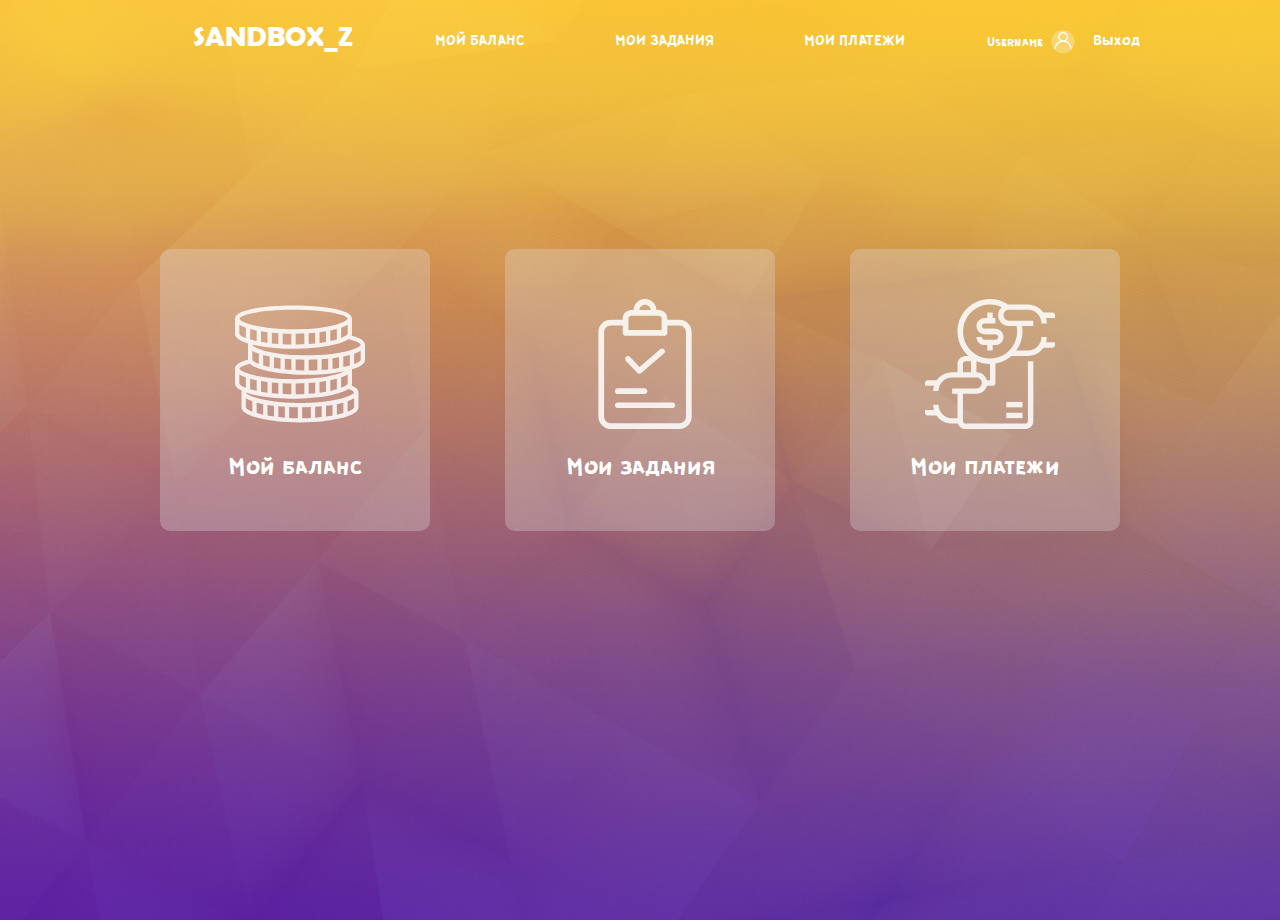
<file: index.html>
<html lang="en">
<head>
	<meta charset="UTF-8">
	<meta name='viewport' content="width=device-width, initial-scale=1"> 
	<title>Sandbox-Z - Главная</title>
	<link href="https://fonts.googleapis.com/css?family=Roboto:400,500" rel="stylesheet">
	<link href="css/style.css" rel="stylesheet">
</head>
<body>


<section class="main-navigation">
	<div class="container">
		<img class="logo" src="img/logo.png">
			<ul class="site-navigation">
				<a href="account.html" class="site-navigation__link">
					<li class="balance-navigation__item">Мой баланс</li>
				</a>
				<a href="tasks.html" class="site-navigation__link">
					<li class="task-navigation__item">Мои задания</li>
				</a>
				<a href="payments.html" class="site-navigation__link">
					<li class="transactions-navigation__item">Мои платежи</li>
				</a>
			</ul>
			<ul class="user-navigation">
				<a href="#" class="user-navigation__link">                        
					<li class="username-navigation__item">Username</li>
				</a>
				<a href="#" class="user-navigation__link">                        
					<li class="logout-navigation__item">Выход</li>
				</a>
			</ul>
	</div>
</section>

<section class="main-menu">
	<h2 class="visually-hidden">Главное меню</h2>
	<ul class="main-menu__list">
		<div class="container">
			<a href="account.html" class="main-menu__link">
				<li class="main-menu__items main-menu__balance">Мой баланс</li>
			</a>
			<a href="tasks.html.html" class="main-menu__link">
				<li class="main-menu__items main-menu__tasks">Мои задания</li>
			</a>
			<a href="payments.html" class="main-menu__link">
				<li class="main-menu__items main-menu__transaction">Мои платежи</li>
			</a>
		</div>
	</ul>
</section>
	
</body>
</html>
</file>
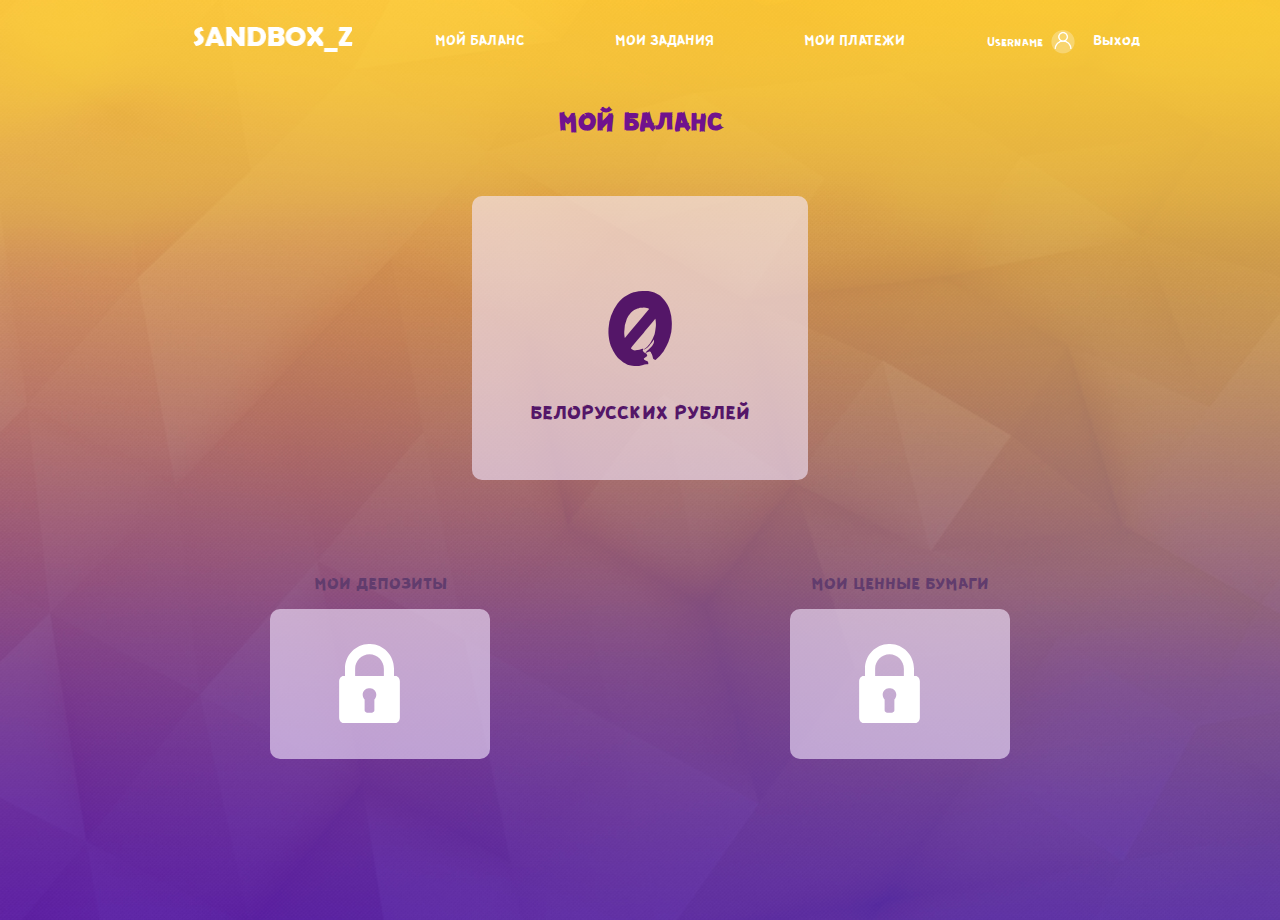
<file: account.html>
<html lang="en">
<head>
	<meta charset="UTF-8">
	<meta name='viewport' content="width=device-width, initial-scale=1"> 
	<title>Sandbox-Z - Мой баланс</title>
	<link href="https://fonts.googleapis.com/css?family=Roboto:400,500" rel="stylesheet">
	<link href="css/style.css" rel="stylesheet">
</head>
<body>


<section class="main-navigation">
	<div class="container">
		<img class="logo" src="img/logo.png">
			<ul class="site-navigation">
				<a href="account.html" class="site-navigation__link">
					<li class="balance-navigation__item">Мой баланс</li>
				</a>
				<a href="tasks.html" class="site-navigation__link">
					<li class="task-navigation__item">Мои задания</li>
				</a>
				<a href="payments.html" class="site-navigation__link">
					<li class="transactions-navigation__item">Мои платежи</li>
				</a>
			</ul>
			<ul class="user-navigation">
				<a href="#" class="user-navigation__link">                        
					<li class="username-navigation__item">Username</li>
				</a>
				<a href="#" class="user-navigation__link">                        
					<li class="logout-navigation__item">Выход</li>
				</a>
			</ul>
	</div>
</section>

<section class="account">
	<div class="container">
		<h2 class="account__title">мой баланс</h2>
		<ul class="account__list">
			<div class="account__state">
				<li class="state__amount">0</li>
				<li class="state__item">белорусских рублей</li>
			</div>
			<div class="account__other-state">
				<div class="account__deposits">
					<h3 class="deposits__title other-state__title">мои депозиты</h3>
					<li class="deposits__item other-state__item"></li>
				</div>
				<div class="account__securities">
					<h3 class="securities__title other-state__title">мои ценные бумаги</h3>
					<li class="securities__item other-state__item"></li>
				</div>
			</div>
		</ul>
	</div>
</section>
	
</body>
</html>
</file>
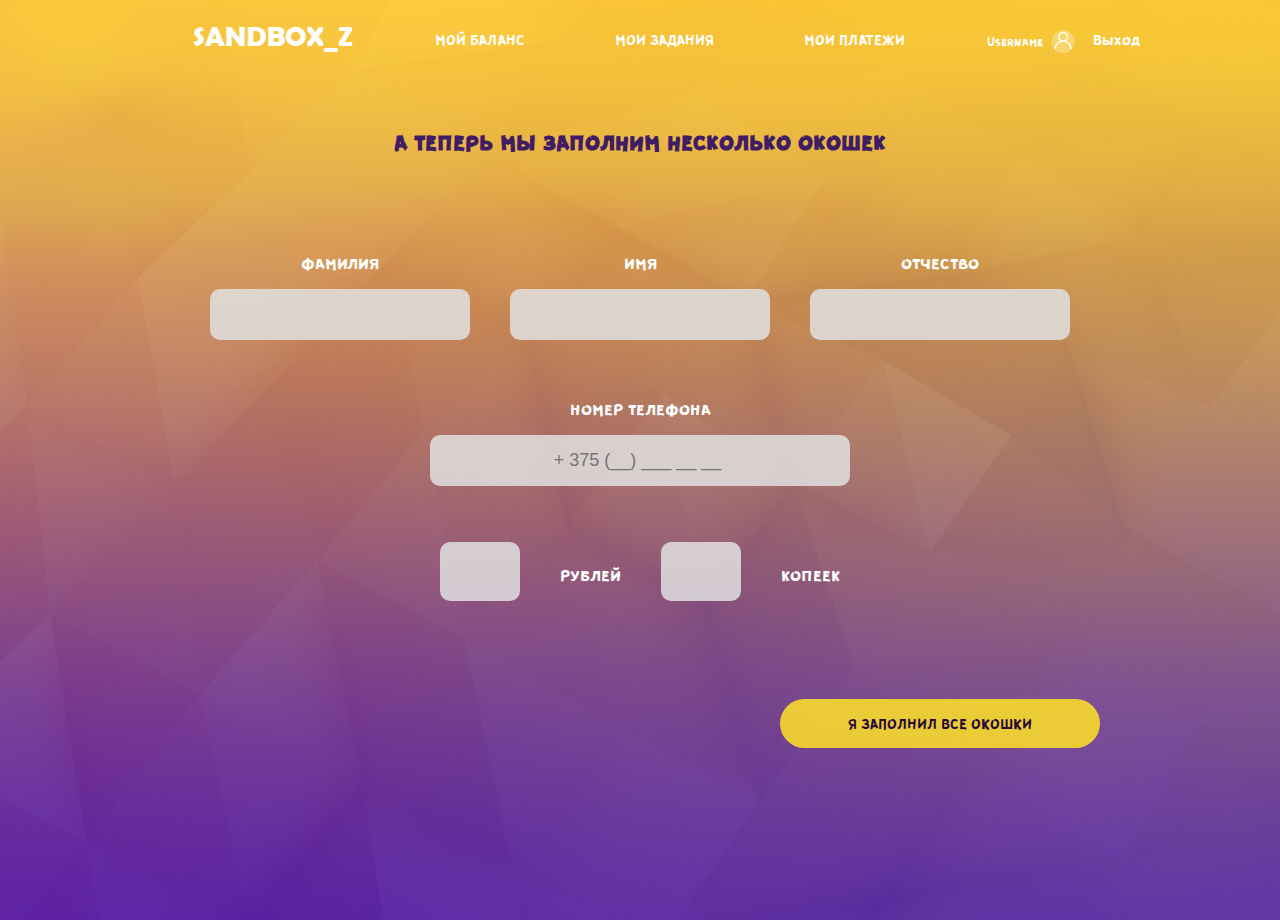
<file: mobile-data.html>
<html lang="en">
<head>
	<meta charset="UTF-8">
	<meta name='viewport' content="width=device-width, initial-scale=1"> 
	<title>Sandbox-Z - Мобильные операторы</title>
	<link href="https://fonts.googleapis.com/css?family=Roboto:400,500" rel="stylesheet">
	<link href="css/style.css" rel="stylesheet">
</head>
<body>


<section class="main-navigation">
	<div class="container">
		<img class="logo" src="img/logo.png">
			<ul class="site-navigation">
				<a href="account.html" class="site-navigation__link">
					<li class="balance-navigation__item">Мой баланс</li>
				</a>
				<a href="tasks.html" class="site-navigation__link">
					<li class="task-navigation__item">Мои задания</li>
				</a>
				<a href="payments.html" class="site-navigation__link">
					<li class="transactions-navigation__item">Мои платежи</li>
				</a>
			</ul>
			<ul class="user-navigation">
				<a href="#" class="user-navigation__link">                        
					<li class="username-navigation__item">Username</li>
				</a>
				<a href="#" class="user-navigation__link">                        
					<li class="logout-navigation__item">Выход</li>
				</a>
			</ul>
	</div>
</section>

<section class="mobile-data">
	<h2 class="mobile-data__main-title">а теперь мы заполним несколько окошек</h2>
	<div class="container">
		<form class="mobile-data__form" action="#" method="post">                          <!--добавить action для формы -->
			<div class="mobile-data__fullname">
	            <p class="mobile-data__form-cell">
	                <label class="mobile-data__title" for="user-surname">фамилия</label>
	                <input class="mobile-data__field" id="user-surname" type="text" name="surname" placeholder="">
	            </p>
	            <p class="mobile-data__form-cell">
	                <label class="mobile-data__title" for="user-name">имя</label>
	                <input class="mobile-data__field" id="user-name" type="text" name="name" placeholder="">
	            </p>
	            <p class="mobile-data__form-cell">
	                <label class="mobile-data__title" for="user-patronymic">отчество</label>
	                <input class="mobile-data__field" id="user-patronymic" type="text" name="patronymic" placeholder="">
	            </p>
	        </div>
	            <p class="mobile-data__form-cell">
	                <label class="mobile-data__title" for="user-phone">номер телефона</label>
	                <input class="mobile-data__field mobile-data__field-phone" id="user-phone" type="tel" name="phone" placeholder="+ 375 (__) ___ __ __ ">
	            </p>
	            <div class="mobile-data__money-amount">
		            <p class="money-amount__cell">
		                <input class="mobile-data__field money-amount__field" id="user-rub" type="text" name="rub" placeholder="">
		                <label class="mobile-data__title money-amount__title" for="user-rub">рублей</label>
		            </p>
		            <p class="money-amount__cell">
		                <input class="mobile-data__field money-amount__field" id="user-kopeck" type="text" name="kopeck" placeholder="">
		                <label class="mobile-data__title money-amount__title" for="user-kopeck">копеек</label>
		            </p>
	            </div>	           
	            <button class="button mobile-data__button" type="submit">я заполнил все окошки</button>
	    </form>
	 </div>		
</section>
	
</body>
</html>
</file>
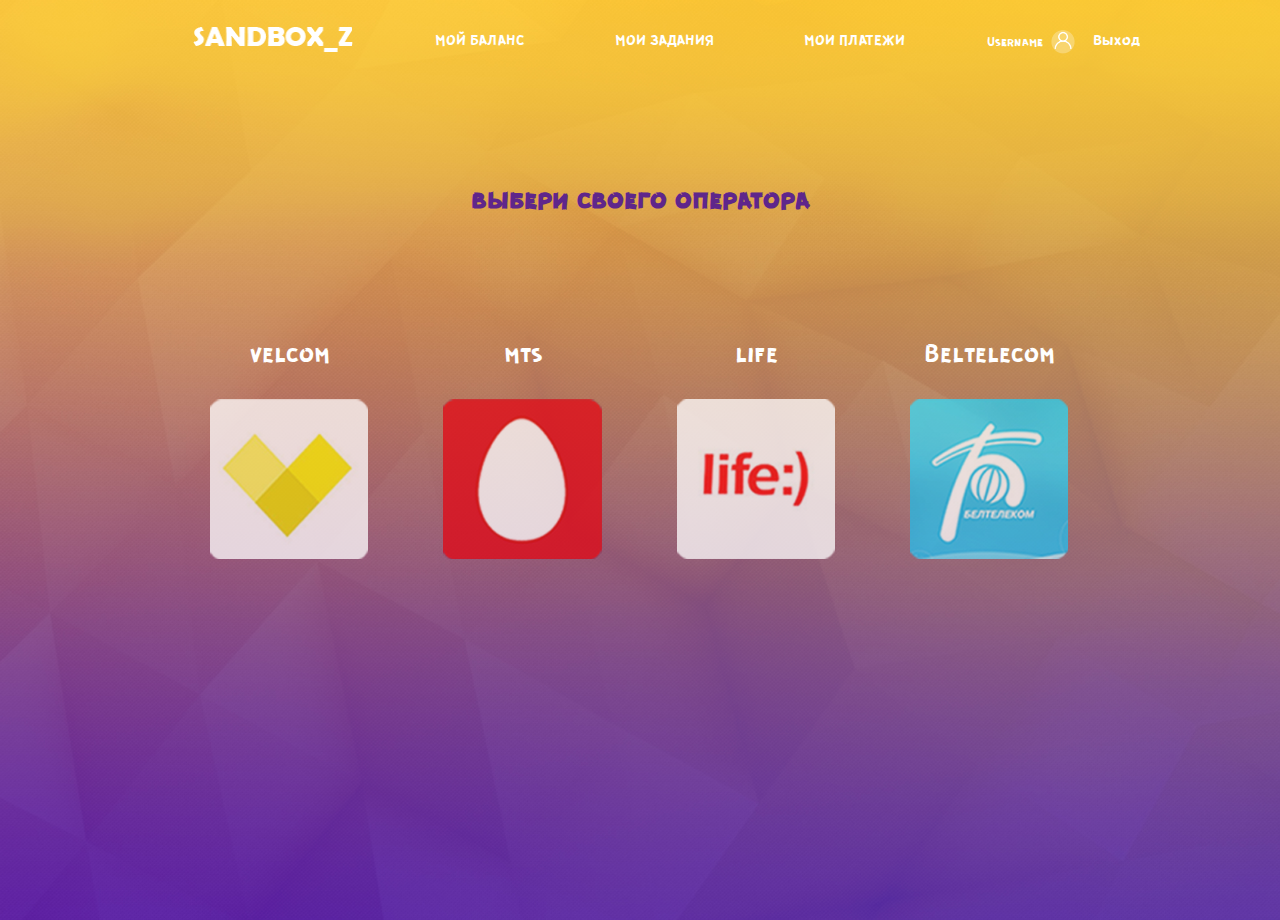
<file: mobile.html>
<html lang="en">
<head>
	<meta charset="UTF-8">
	<meta name='viewport' content="width=device-width, initial-scale=1"> 
	<title>Sandbox-Z - Мобильные операторы</title>
	<link href="https://fonts.googleapis.com/css?family=Roboto:400,500" rel="stylesheet">
	<link href="css/style.css" rel="stylesheet">
</head>
<body>


<section class="main-navigation">
	<div class="container">
		<img class="logo" src="img/logo.png">
			<ul class="site-navigation">
				<a href="account.html" class="site-navigation__link">
					<li class="balance-navigation__item">Мой баланс</li>
				</a>
				<a href="tasks.html" class="site-navigation__link">
					<li class="task-navigation__item">Мои задания</li>
				</a>
				<a href="payments.html" class="site-navigation__link">
					<li class="transactions-navigation__item">Мои платежи</li>
				</a>
			</ul>
			<ul class="user-navigation">
				<a href="#" class="user-navigation__link">                        
					<li class="username-navigation__item">Username</li>
				</a>
				<a href="#" class="user-navigation__link">                        
					<li class="logout-navigation__item">Выход</li>
				</a>
			</ul>
	</div>
</section>

<section class="mobile">
	<h2 class="mobile__title">выбери своего оператора</h2>
		<ul class="mobile__list">
			<div class="container">
				<a href="mobile-data.html"><li class="mobile__item mobile__item--velcom">velcom</li></a>
				<a href="mobile-data.html"><li class="mobile__item mobile__item--mts">mts</li></a>
				<a href="mobile-data.html"><li class="mobile__item mobile__item--life">life</li></a>
				<a href="mobile-data.html"><li class="mobile__item mobile__item--beltelecom">Beltelecom</li></a>
			</div>
		</ul>
</section>
	
</body>
</html>
</file>
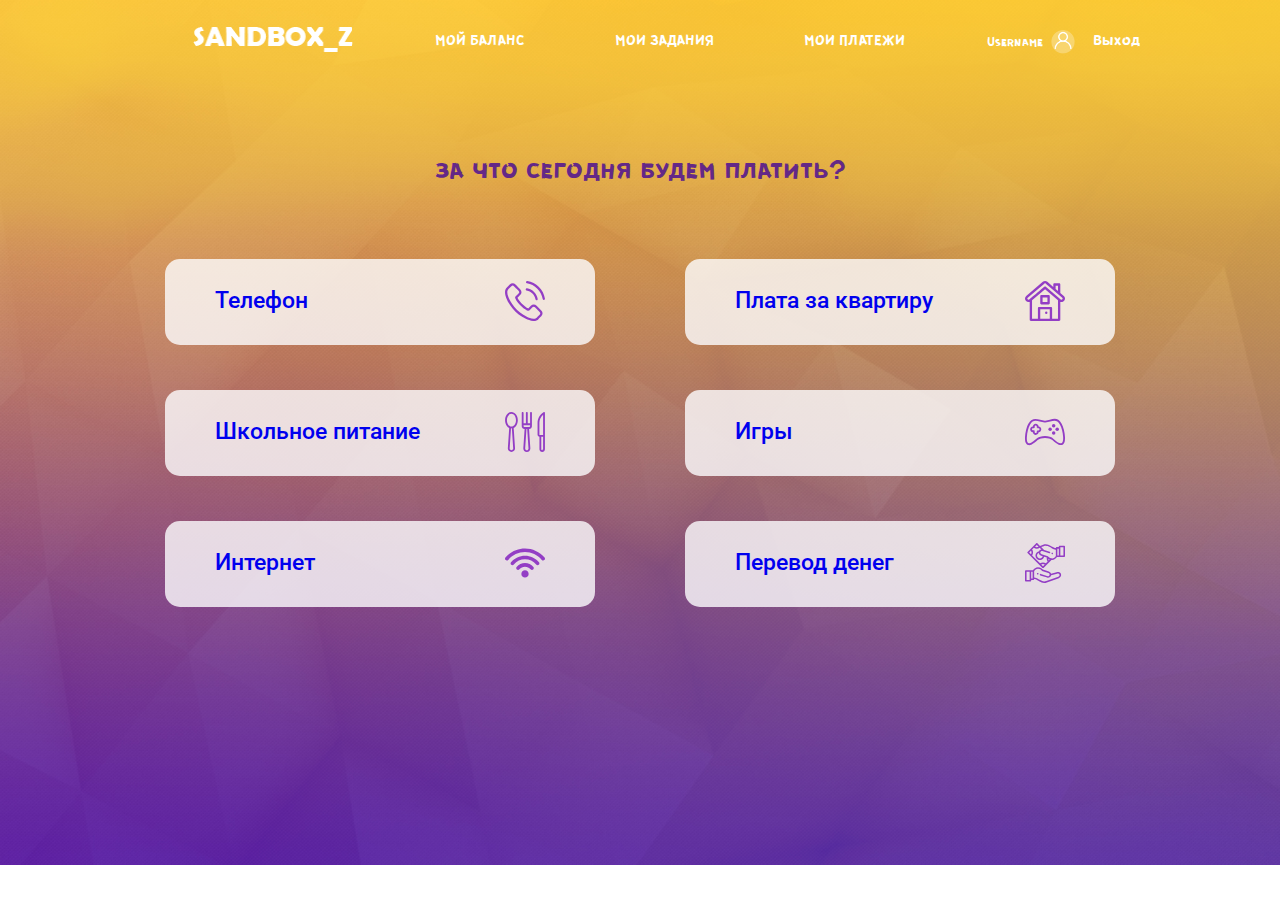
<file: payments.html>
<!DOCTYPE html>
<html lang="en">
<head>
	<meta charset="UTF-8">
	<meta name='viewport' content="width=device-width, initial-scale=1"> 
	<title>Sandbox-Z - Мои платежи</title>
	<link href="https://fonts.googleapis.com/css?family=Roboto:400,500" rel="stylesheet">
	<link href="css/style.css" rel="stylesheet">
</head>
<body>


<section class="main-navigation">
	<div class="container">
		<img class="logo" src="img/logo.png">
			<ul class="site-navigation">
				<a href="account.html" class="site-navigation__link">
					<li class="balance-navigation__item">Мой баланс</li>
				</a>
				<a href="tasks.html" class="site-navigation__link">
					<li class="task-navigation__item">Мои задания</li>
				</a>
				<a href="payments.html" class="site-navigation__link">
					<li class="transactions-navigation__item">Мои платежи</li>
				</a>
			</ul>
			<ul class="user-navigation">
				<a href="#" class="user-navigation__link">                        
					<li class="username-navigation__item">Username</li>
				</a>
				<a href="#" class="user-navigation__link">                        
					<li class="logout-navigation__item">Выход</li>
				</a>
			</ul>
	</div>
</section>

<section class="payments">
	<h2 class="payments__title">за что сегодня будем платить?</h2>
	<div class="container">
		<ul class="payments__list">
			<div class="payments__column">
				<a href="mobile.html" class="payments__links">
					<li class="payments__item payments__item-phone">Телефон</li>
				</a>
				<a href="#" class="payments__links">
					<li class="payments__item payments__item-food">Школьное питание</li>
				</a>
				<a href="#" class="payments__links">
					<li class="payments__item payments__item-internet">Интернет</li>
				</a>
			</div>
			<div class="payments__column">		
				<a href="#" class="payments__links">
					<li class="payments__item payments__item-house">Плата за квартиру</li>
				</a>
				<a href="#" class="payments__links">
					<li class="payments__item payments__item-games">Игры</li>
				</a>
				<a href="#" class="payments__links">
					<li class="payments__item payments__item-payment">Перевод денег</li>
				</a>
			</div>
		</ul>
		
	</div>
</section>
	
</body>
</html>
</file>
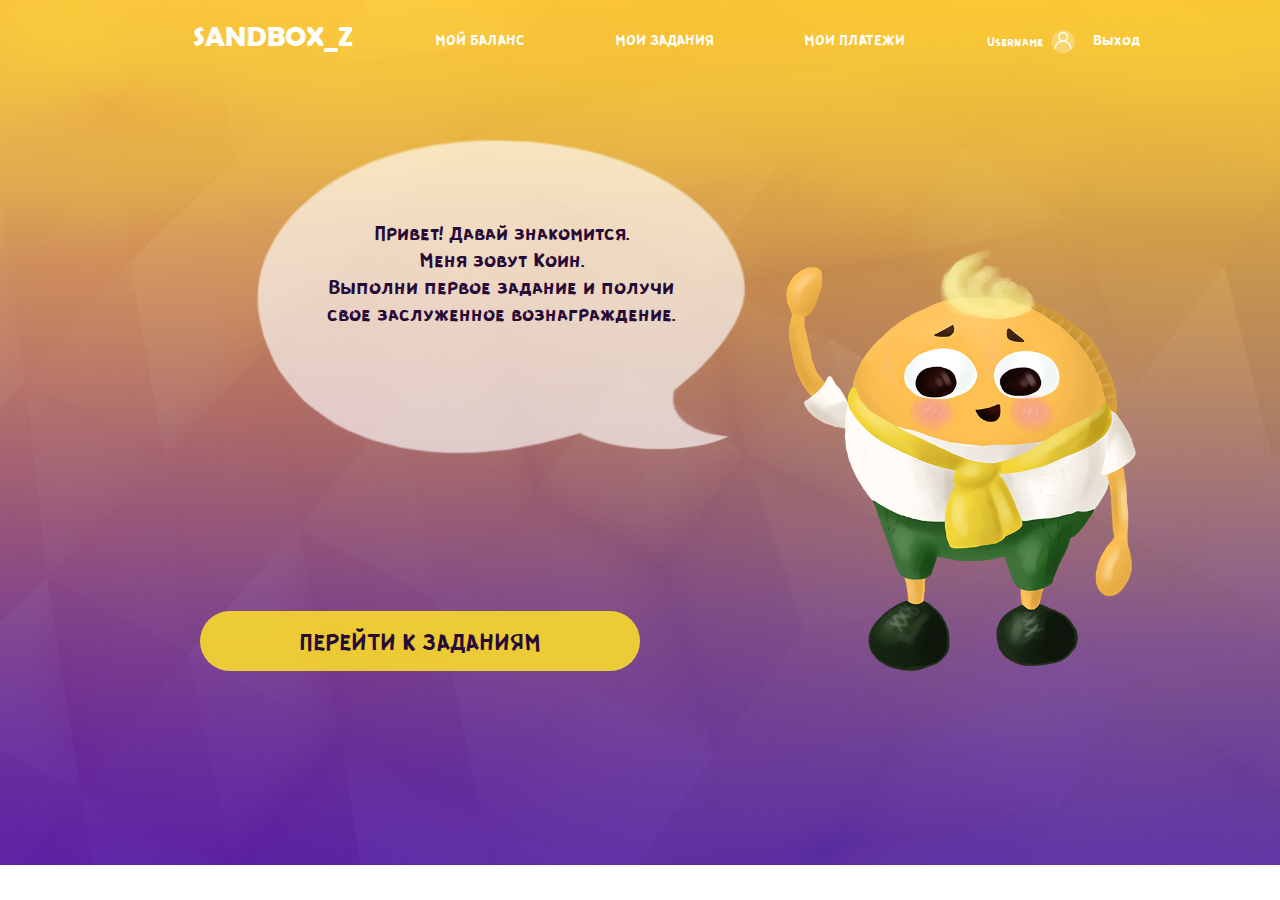
<file: task1.html>
<!DOCTYPE html>
<html lang="en">
<head>
	<meta charset="UTF-8">
	<meta name='viewport' content="width=device-width, initial-scale=1"> 
	<title>Sandbox-Z - Задание 1</title>
	<link href="https://fonts.googleapis.com/css?family=Roboto:400,500" rel="stylesheet">
	<link href="css/style.css" rel="stylesheet">

</head>
<body>


<section class="main-navigation">
	<div class="container">
		<img class="logo" src="img/logo.png">
			<ul class="site-navigation">
				<a href="account.html" class="site-navigation__link">
					<li class="balance-navigation__item">Мой баланс</li>
				</a>
				<a href="tasks.html" class="site-navigation__link">
					<li class="task-navigation__item">Мои задания</li>
				</a>
				<a href="payments.html" class="site-navigation__link">
					<li class="transactions-navigation__item">Мои платежи</li>
				</a>
			</ul>
			<ul class="user-navigation">
				<a href="#" class="user-navigation__link">                        
					<li class="username-navigation__item">Username</li>
				</a>
				<a href="#" class="user-navigation__link">                        
					<li class="logout-navigation__item">Выход</li>
				</a>
			</ul>
	</div>
</section>

<section class="task-1">
	<div class="container">
		<h2 class="visually-hidden"></h2>
			<p class="task-1__description">
				Привет! Давай знакомится. </br>
				Меня зовут Коин. </br>
				Выполни первое задание и получи свое заслуженное вознаграждение.
			</p>
		<img class="coin" src="img/coin.png">
	</div>
</section>

<div class="task1__button">
	<div class="container">
		<a href="account.html" class="button">Перейти к заданиям</a>
	</div>
</div>
	
</body>
</html>
</file>
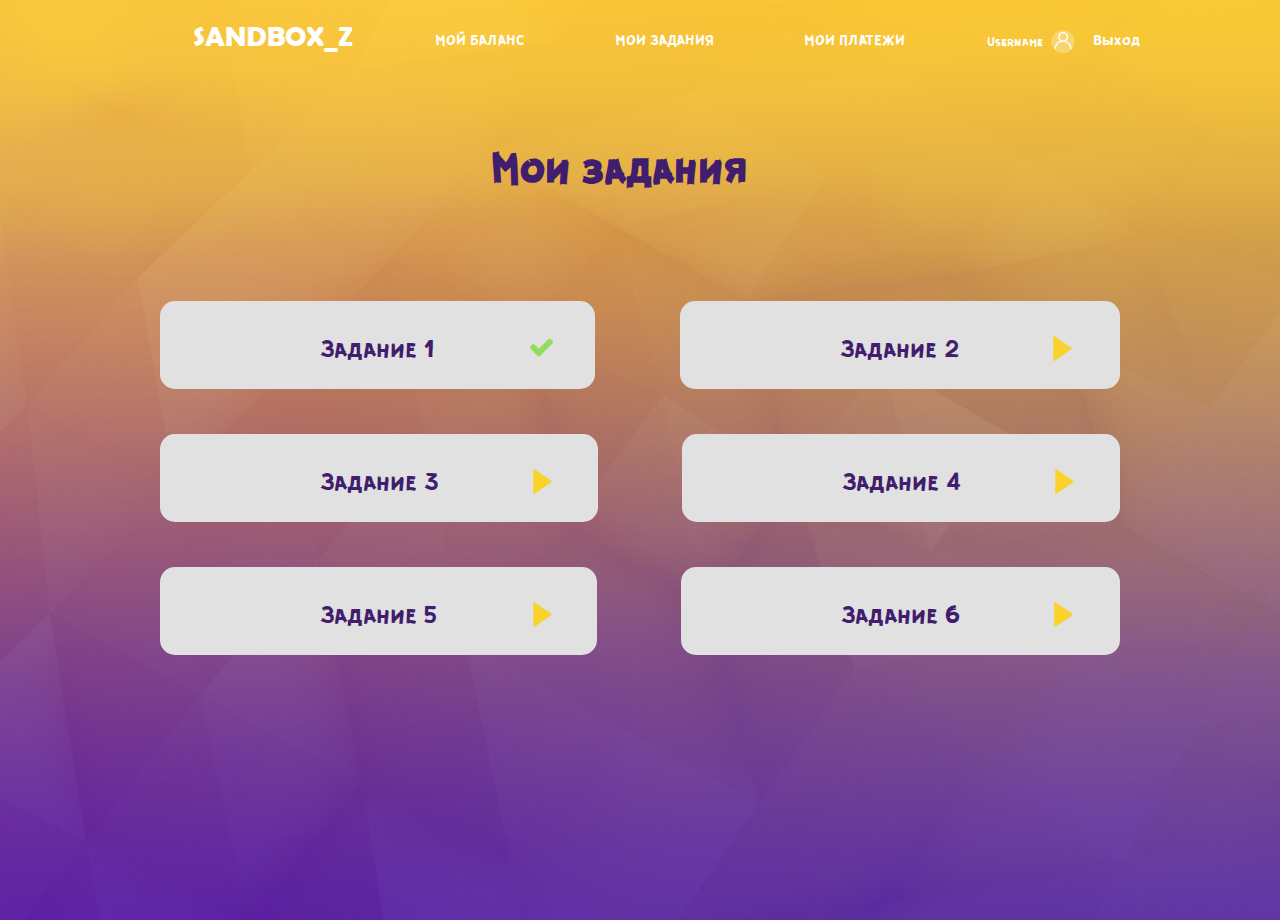
<file: tasks.html>
<html lang="en">
<head>
	<meta charset="UTF-8">
	<meta name='viewport' content="width=device-width, initial-scale=1"> 
	<title>Sandbox-Z - Мои задания</title>
	<link href="https://fonts.googleapis.com/css?family=Roboto:400,500" rel="stylesheet">
	<link href="css/style.css" rel="stylesheet">
</head>
<body>


<section class="main-navigation">
	<div class="container">
		<img class="logo" src="img/logo.png">
			<ul class="site-navigation">
				<a href="account.html" class="site-navigation__link">
					<li class="balance-navigation__item">Мой баланс</li>
				</a>
				<a href="tasks.html" class="site-navigation__link">
					<li class="task-navigation__item">Мои задания</li>
				</a>
				<a href="payments.html" class="site-navigation__link">
					<li class="transactions-navigation__item">Мои платежи</li>
				</a>
			</ul>
			<ul class="user-navigation">
				<a href="#" class="user-navigation__link">                        
					<li class="username-navigation__item">Username</li>
				</a>
				<a href="#" class="user-navigation__link">                        
					<li class="logout-navigation__item">Выход</li>
				</a>
			</ul>
	</div>
</section>

<section class="tasks">
	<h2 class="tasks__title">Мои задания</h2>
	<div class="container">
		<ul class="tasks-list">
			<a href="task1.html" class="tasks__links">
				<li class="tasks__items">Задание 1</li>
			</a>
			<a href="payments.html" class="tasks__links">
				<li class="tasks__items">Задание 2</li>
			</a>
			<a href="#" class="tasks__links">
				<li class="tasks__items">Задание 3</li>
			</a>
			<a href="#" class="tasks__links">
				<li class="tasks__items">Задание 4</li>
			</a>
			<a href="#" class="tasks__links">
				<li class="tasks__items">Задание 5</li>
			</a>
			<a href="#" class="tasks__links">
				<li class="tasks__items">Задание 6</li>
			</a>
		</ul>
	</div>
</section>
	
</body>
</html>
</file>
<file: css/style.css>
body {
  margin: 0;
  padding: 0;

  font-family: 'Roboto', Arial, sans-serif;
  font-size: 14px;
  line-height: auto;
  font-weight: 500;
  color: #280a37;
  text-transform: none;

  background: linear-gradient(to bottom, #fbd725, #4d1fad);
  background-repeat: no-repeat;
  background-size: cover;
}

@font-face {
    font-family: 'Guerilla';
    src: url('../fonts/Guerrillanormal.woff2') format('woff2'), url('../fonts/Guerrillanormal.woff') format('woff'), url('../fonts/Guerrillanormal.ttf') format('truetype');
    font-weight: 400;
    font-style: normal;
}


.visually-hidden {
  position: absolute !important;
  clip: rect(1px 1px 1px 1px); /* IE6, IE7 */
  clip: rect(1px, 1px, 1px, 1px);
  padding:0 !important;
  border:0 !important;
  height: 1px !important; 
  width: 1px !important; 
  overflow: hidden;
}

a {
  text-decoration: none;
}

ul {
  list-style: none
}

.container {
	max-width: 420px;
  	margin: 0 auto;
  	padding: 0 30px;
}

.logo {
	display: block;
	position: absolute;
	top:10px;
	margin-left: 30%;
	width:110px;
	}

.main-navigation .container{
	display: flex;
	flex-direction: row;
	justify-content: space-between;
	align-items: center;

	margin-bottom: 10px; 
	margin-top: 30px;
}

.site-navigation {
	display: flex;
	flex-direction: row;
	justify-content: space-between;
	align-items: center;
	padding: 0;
	min-width: 200px;
}

.site-navigation__link {
	font-size: 8px;
	text-transform: uppercase;
	color: #fff;

	padding: 0 auto;
}

.site-navigation__icon {
	margin-bottom: 20px;
}

.username-navigation__item {
	font-size: 0px;
}

.site-navigation__link:hover,
.site-navigation__link:active,
.user-navigation__link:hover,
.user-navigation__link:active {
	text-transform: uppercase;
	color: #6a1893;
}

.balance-navigation__item::before{
	position: relative;
    content: '';

    display: block;
    background-image: url(../img/coins-icon.svg);
    background-size: contain;
    background-repeat: no-repeat;
    display: block;
  	height: 30px;
   	width: 30px;
    top: 0;
    right: -5px;

    margin-bottom: 13px;
}

.task-navigation__item::before{
	position: relative;
    content: '';

    display: block;
    background-image: url(../img/tasks-icon.svg);
    background-size: contain;
    background-repeat: no-repeat;
    display: block;
  	height: 30px;
   	width: 30px;
    top: 0;
    right: -12px;

    margin-bottom: 13px;
	
}

.transactions-navigation__item::before{
	position: relative;
    content: '';

    display: block;
    background-image: url(../img/transactions-icon.svg);
    background-size: contain;
    background-repeat: no-repeat;
    display: block;
  	height: 30px;
   	width: 30px;
    top: 0;
    right: -12px;

    margin-bottom: 13px;
	
}

.user-navigation {
	display: flex;
	align-items: center;
	margin:0;
	width: 40px;
	padding: 0;
}

.user-navigation__link {
	font-size: 8px;
	color: #fff;
}

.logout-navigation__item {
	font-size: 0px;
}

.logout-navigation__item::after{
	position: relative;
    content: '';

    display: block;
    background-image: url(../img/logout-icon.svg);
    background-repeat: no-repeat;
    background-size: contain;
    display: block;
  	height: 15px;
   	width: 15px;
    bottom: 0;
    right: 0px;

    margin-bottom: 13px;
}

.username-navigation__item::after {
	position: relative;
    content: '';

    display: block;
    background-image: url(../img/user-icon.png);
    background-repeat: no-repeat;
    background-size: contain;
    display: block;
  	height: 26px;
   	width: 26px;
    bottom: 0;
    right: 0px;

    margin-bottom: 13px;
    margin-right: 10px;
}

.task-1 .container {
	background-color: rgba(225, 225, 225, 0.6);

	padding: 40px 0px;

	margin-bottom: 40px;
}

.task-1__description {
	margin-bottom: 35px;

	text-align: center;
	font-weight: 500;

	padding: 0px 40px;
} 

.coin {
	display: block;
	margin: 0 auto;
	width: 44.41%;
	height: 44.51%; 
}

.button {
	font: inherit;

	color: #280a37;
	text-transform: uppercase;
	text-align: center;
	font-weight: 500;
	font-family: 'Guerilla';

	background-color: rgba(255, 227, 39, 0.85);
	border-radius: 35px;

	display: block;
	
	margin: 0 auto;
	padding: 10px 30px;
	margin-bottom: 40px;

	width: 200px;
}

.button:hover,
.button:active {
	color:#731178;
	background-color: rgba(255, 227, 39, 1);
}

.site-navigation__icon,
.user-navigation__icon {
	max-width: 50px;
	max-height: 50px;
}

.payments {
	display: flex;
	flex-direction: column;
}

.payments__title {
	font-family: 'Guerilla', Arial, sans-serif;
	font-size: 18px;
	color: #642887;
	font-weight: 500;

	margin: 0 auto;

	margin-bottom: 20px;
}

.payments__list {
	display: flex;
	flex-direction: column;
	justify-content: center;
	font-family: 'Roboto', Arial, sans-serif;
	font-size: 16px;
	color:#401c65;

	padding: 0;
}

.payments__item {
	background-color: rgba(253, 252, 254, 0.8);
	border-radius: 15px;

	padding: 20px 25px;
	margin: 0;
	margin-bottom: 20px;

	width: 220px;

	max-height: 20px;
}

.payments__item-phone:after {
	position: relative;
    content: '';

    display: block;
    background-image: url(../img/phone-icon.svg);
    background-size: contain;
    background-repeat: no-repeat;
    display: block;
  	height: 25px;
   	width: 25px;
    bottom: 23px;
    left: 195px;

    margin-bottom: 13px;

    padding: 0;
}

.payments__item-food:after {
	position: relative;
    content: '';

    display: block;
    background-image: url(../img/food-icon.svg);
    background-size: contain;
    background-repeat: no-repeat;
    display: block;
  	height: 25px;
   	width: 25px;
    bottom: 23px;
    left: 195px;

    margin-bottom: 13px;

    padding: 0;
}

.payments__item-internet:after {
	position: relative;
    content: '';

    display: block;
    background-image: url(../img/internet-icon.svg);
    background-size: contain;
    background-repeat: no-repeat;
    display: block;
  	height: 25px;
   	width: 25px;
    bottom: 23px;
    left: 195px;

    margin-bottom: 13px;

    padding: 0;
}

.payments__item-house:after {
	position: relative;
    content: '';

    display: block;
    background-image: url(../img/house-icon.svg);
    background-size: contain;
    background-repeat: no-repeat;
    display: block;
  	height: 25px;
   	width: 25px;
    bottom: 23px;
    left: 195px;

    margin-bottom: 13px;

    padding: 0;
}

.payments__item-games::after {
	position: relative;
    content: '';

    display: block;
    background-image: url(../img/games-icon.svg);
    background-size: contain;
    background-repeat: no-repeat;
    display: block;
  	height: 25px;
   	width: 25px;
    bottom: 23px;
    left: 195px;

    margin-bottom: 13px;

    padding: 0;
}

.payments__item-payment::after {
	position: relative;
    content: '';

    display: block;
    background-image: url(../img/payment-icon.svg);
    background-size: contain;
    background-repeat: no-repeat;
    display: block;
  	height: 25px;
   	width: 25px;
    bottom: 23px;
    left: 195px;

    margin-bottom: 13px;

    padding: 0;
}

.tasks .container {
	display: flex;
	justify-content: center;
	align-items: center;
}

.tasks__title {
		display: none;
	}

.tasks-list {
	display: flex;
	flex-direction: column;
	justify-content: center;

	padding: 0;
}

.tasks__links {
	font-size: 16px;
	font-family: 'Guerilla', Arial, sans-serif;
	color:#411d6d;

	padding: 20px 86px;
	margin-bottom: 20px;

	background-color: rgba(225, 225, 225, 1);
	border-radius: 15px;
	max-height: 20px;
}

.tasks__links:after {
	position: relative;
    content: '';

    display: block;
    background-image: url(../img/arrow.png);
    background-size: contain;
    background-repeat: no-repeat;
    display: block;
  	height: 20px;
   	width: 20px;
    bottom: 20px;
    left: 120px;

    margin-bottom: 13px;

    padding: 0;
}

.tasks__links:first-child:after {
	position: relative;
    content: '';

    display: block;
    background-image: url(../img/done-icon.svg);
    background-size: contain;
    background-repeat: no-repeat;
    display: block;
  	height: 20px;
   	width: 20px;
    bottom: 20px;
    left: 120px;

    margin-bottom: 13px;
    padding: 0;
}

.tasks__links:hover,
.tasks__links:active {
	color: #fff;
	background-color: rgba(112, 39, 169, 0.6);
}

.account .container {
	display: flex;
	flex-direction: column;
	justify-content: center;
	align-items: center;

	font-family: 'Guerilla', Arial, sans-serif;
	color: #541668;
}

.account__title {
	font-size: 21px;
	color:#70128e;

	margin-bottom: 25px;
}

.account__list {
	padding: 0;
}

.account__state{
	background-color: rgba(245, 234, 255, 0.6);
	padding:30px 35px;
	border-radius: 10px;

	font-family: 'Guerilla', Arial, sans-serif;
	text-align: center;

	margin-bottom: 35px;
}

.state__amount {
	font-size: 76px;
}

.state__item {
	font-size: 16px;
}

.other-state__title {
	font-size: 14px;
	color: #613c6d;
	font-weight: 400;
	text-align: center;
	margin-bottom: 15px;
}

.other-state__item {
	background-color: rgba(245, 234, 255, 0.6);
	width: 130px;
	height: 100px;
	margin: 0 auto;
	border-radius: 10px;
}

.other-state__item::before {
	position: relative;
    content: '';

    display: block;
    background-image: url(../img/locked-icon.svg);
    background-size: contain;
    background-repeat: no-repeat;
    display: block;
  	height: 63px;
   	width: 50px;
    top:20px;
    left:40px;
    padding: 0;
}

.mobile {
	font-family: 'Guerilla', Arial, sans-serif;
	font-weight: 400;
}

.mobile__title {
	font-size: 20px;
	color: #5f268b;

	text-align: center;
	margin:35px 0;
}
 
.mobile__list .container {
	display: flex;
	flex-direction: row;
	justify-content: space-between;
	flex-wrap: wrap;
}

.mobile__list {
	padding: 0;
	margin: 0;

	width: 320px;
	margin: 0 auto;
}

.mobile__item {
	font-size: 20px;
	color: #fff;
	text-align: center;

	margin-bottom: 28px;

	width: 112px;

	box-sizing: border-box;
}

.mobile__item--velcom::after {
	position: relative;
    content: '';

    display: block;
    background-image: url(../img/velcom.png);
    background-size: contain;
    background-repeat: no-repeat;
    opacity: 0.75;
    display: block;
  	height: 110px;
   	width: 110px;
    top: 12px;
    padding: 0;
}

.mobile__item--mts::after {
	position: relative;
    content: '';

    display: block;
    background-image: url(../img/mts.png);
    background-size: contain;
    background-repeat: no-repeat;
    opacity: 0.75;
    display: block;
  	height: 110px;
   	width: 110px;
    top: 12px;
    padding: 0;
}

.mobile__item--life::after {
	position: relative;
    content: '';

    display: block;
    background-image: url(../img/life.png);
    background-size: contain;
    background-repeat: no-repeat;
    opacity: 0.75;
    display: block;
  	height: 110px;
   	width: 110px;
    top: 12px;
    padding: 0;
}

.mobile__item--beltelecom::after {
	position: relative;
    content: '';

    display: block;
    background-image: url(../img/beltelecom.png);
    background-size: contain;
    background-repeat: no-repeat;
    opacity: 0.75;
    display: block;
  	height: 110px;
   	width: 110px;
    top: 12px;
    padding: 0;
}

.mobile-data__form{
	display: flex;
	flex-direction: column;
	justify-content: center;
	align-items: center;
}

.mobile-data__money-amount {
	display: flex;
	flex-direction: row;
	align-items: center;
	justify-content: center;
}

.mobile-data__main-title {
	text-align: center;
	font-size: 16px;
	color: #401c65;
	font-family: 'Guerilla', Arial, sans-serif;
	margin: 25px auto;
}

.mobile-data__form-cell {
	display: flex;
	flex-direction: column;
	align-items: center;
}

.money-amount__cell {
	display: flex;
	flex-direction: row;
}

.mobile-data__title {
	font-size: 12px;
	color: #fff;
	font-family: 'Guerilla', Arial, sans-serif;

	margin-bottom: 10px;
}

.mobile-data__field {
	font-size: 12px;
	color: #3b1d64;
	text-align: center;

	padding: 13px 20px;	
	width: 160px;

	border-radius: 10px;
	border: none;

	background-color: rgba(225, 225, 225, 0.85);
}

.mobile-data__field:hover,
.mobile-data__field:active {
	background-color: rgba(225, 225, 225, 1);
	outline: solid #e6ca49;
}

.mobile-data__field-phone {
	width: 210px;
}

.money-amount__field {
	width: 50px;
}

.money-amount__title {
	margin:10px 10px;
}

.mobile-data__button {
	width: 210px;
	border:none;

	font-size: 13px;

	margin-bottom: 30px;
	margin-top: 30px;
}

.main-menu .container {
	display: flex;
	flex-direction: column;
	align-items: center;
}

.main-menu__list {
	padding: 0;
	margin: 35px auto;
}

.main-menu__items {
	background-color: rgba(225, 225, 225, 0.3);
	border-radius: 10px;
	padding: 20px;

	width: 120px;

	font-size: 18px;
	font-family: 'Guerilla', Arial, sans-serif;
	color: #fff;
	text-align: center;

	margin-bottom: 35px;
}

.main-menu__items:hover,
.main-menu__items:active {
	background-color: rgba(225, 225, 225, 0.6);
}

.main-menu__balance::before {
	position: relative;
    content: '';

    display: block;
    background-image: url(../img/coins-icon.svg);
    background-size: contain;
    background-repeat: no-repeat;
    opacity: 0.85;
    display: block;
  	height: 72px;
   	width: 86px;
    left: 25px;
    padding: 0;
    margin-bottom: 10px;
}

.main-menu__tasks::before {
	position: relative;
    content: '';

    display: block;
    background-image: url(../img/tasks-icon.svg);
    background-size: contain;
    background-repeat: no-repeat;
    opacity: 0.85;
    display: block;
  	height: 72px;
   	width: 86px;
    left: 25px;
    padding: 0;
    margin-bottom: 10px;
}

.main-menu__transaction::before {
	position: relative;
    content: '';

    display: block;
    background-image: url(../img/transactions-icon.svg);
    background-size: contain;
    background-repeat: no-repeat;
    opacity: 0.85;
    display: block;
  	height: 72px;
   	width: 86px;
    left: 25px;
    padding: 0;
    margin-bottom: 10px;
}

@media all and (min-width:420px) {
	body {
		font-size: 18px;
	}

	.container {
		max-width: 768px;
		padding: 0 20px;
	}

	.main-navigation .container {
		display: flex;
		justify-content: space-around;
		margin-bottom: 20px;
		margin-top: 40px;
	}

	.logo {
		display: block;
		position: absolute;
		top:15px;
		margin:0 auto;
		width: 150px;
	}

	.site-navigation {
		width: 290px;
		margin-right: 30px;
	}

	.site-navigation__link {
		font-size: 10px;
	}

	.balance-navigation__item::before,
	.task-navigation__item::before,
	.transactions-navigation__item::before {
		height: 50px;
	   	width: 50px;
	    top: 0;
	    right: -15px;

	    margin-bottom: 20px;
	}

	.user-navigation {
		width:100px;
	}

	.logout-navigation__item::after {
		height: 25px;
	   	width: 25px;
	}

	.username-navigation__item{
		margin-right: 15px;
	}

	.username-navigation__item::after {
		height: 35px;
	   	width: 35px;
	}

	.task-1__description {
		max-width: 350px;
		margin: 0 auto;
		margin-bottom: 30px;
	}

	.task-1 .container {
		padding: 40px;
		margin-bottom: 40px;
	}

	.button {
		margin: 0 auto;
		padding: 18px 40px;
		margin-bottom: 40px;

		width: 250px;
	}

	.payments {
		display: flex;
		flex-direction: column;
	}

	.payments__title {
		font-size: 25px;
	}

	.payments__list {
		font-size: 18px;
	}

	.payments__item {
		padding: 20px 25px;
		margin: 0;
		margin-bottom: 25px;

		width: 260px;
	}

	.payments__item-phone::after {
	    left: 230px;
	}

	.payments__item-food::after {
	    left: 230px;
	}

	.payments__item-internet::after {
	    left: 230px;
	}

	.payments__item-house::after {
	    left: 230px;
	}

	.payments__item-games::after {
	    left: 230px;
	}

	.payments__item-payment::after {
	    bottom: 23px;
	    left: 230px;
	}

	.tasks__title {
		display: none;
	}

	.tasks__links {
		font-size: 18px;
		
		padding: 20px 130px;
		margin-bottom:  30px;
	}

	.tasks__links::after {
	  	height: 25px;
	   	width: 25px;
	    bottom: 25px;
	    left: 160px;
	}

	.tasks__links:first-child::after {
		height: 25px;
	   	width: 25px;
	    bottom: 25px;
	    left: 160px;
	}

	.account__title {
		font-size: 38px;

		margin-bottom: 25px;
		margin-top: 0;
	}

	.account__state{
		padding:50px 50px;
		margin-bottom: 45px;
	}

	.state__amount {
		font-size: 136px;
	}

	.state__item {
		font-size: 29px;
	}

	.other-state__title {
		font-size: 18px;
	}

	.account__other-state {
		display: flex;
		flex-direction: row;
		justify-content: space-between;
		font-size: 15px;
	}

	.other-state__item {
		width: 160px;
		height: 105px;
	}

	.other-state__item::before {
	  	height: 63px;
	   	width: 50px;
	    top:25px;
	    left:55px;
	}


	.mobile__title {
		font-size: 27px;
		margin:50px 0;
	}

	.mobile__list {
		width: 420px;
	}

	.mobile__item {
		margin-bottom: 40px;
		width: 160px;
	}

	.mobile__item--velcom::after {
	  	height: 150px;
	   	width: 150px;
	}

	.mobile__item--mts::after {
	  	height: 150px;
	   	width: 150px;
	    top: 15px;
	}

	.mobile__item--life::after {
	  	height: 150px;
	   	width: 150px;
	    top: 15px;
	}

	.mobile__item--beltelecom::after {
	    height: 150px;
	   	width: 150px;
	    top: 15px;
	}

	.mobile-data__main-title {
		font-size: 20px;
	
		margin: 35px auto;
	}

	.mobile-data__title {
		font-size: 18px;
		margin-bottom: 15px;
	}

	.mobile-data__field {
		font-size: 18px;
		
		padding: 15px 25px;	
		width: 230px;
	}

	.mobile-data__field-phone {
		width: 300px;
	}

	.money-amount__field {
		width: 60px;
	}

	.money-amount__title {
		margin:20px 20px;
	}

	.mobile-data__button {
		width: 300px;
	
		font-size: 18px;

		margin-bottom: 40px;
		margin-top: 40px;
	}


	.main-menu__list {
		padding: 0;
		margin: 50px auto;
	}

	.main-menu__items {
		padding: 30px;
		width: 170px;
		font-size: 24px;
		margin-bottom: 50px;
	}

	.main-menu__balance::before {
	    display: block;
	  	height: 120px;
	   	width: 110px;
	    left: 35px;	
	    margin-bottom: 15px;
	}

	.main-menu__tasks::before {
		display: block;
	  	height: 120px;
	   	width: 110px;
	    left: 35px;	
	    margin-bottom: 15px;
	}

	.main-menu__transaction::before {
		display: block;
	  	height: 120px;
	   	width: 110px;
	    left: 35px;	
	    margin-bottom: 15px;
	}
}

@media all and (min-width:769px) {
	body {
		margin:0;
		padding: 0;
		font-size: 18px;
		background-image: url(../img/background-main_1.jpg);
	    background-repeat: no-repeat;
	    background-size: cover;
		height: 100%;
		font-family: 'Guerilla', Arial, sans-serif;
	}

	.container {
		max-width: 768px;
	}

	.logo {
		display: flex;
		position: static;
		margin: 0;
		width: 100px;
		margin-top: 0;
	}

	.main-navigation .container{
		margin-top: 25px;
		margin-bottom: 60px; 
	}

	.site-navigation {
		margin: 0;
		width: 290px;
		font-size: 12px;
	}

	.user-navigation {
		margin:0;
		width: 80px;
	}

	.balance-navigation__item::before{
	    display: none; 
	}

	.task-navigation__item::before{
	    display: none;
	}

	.transactions-navigation__item::before{
		display: none
	}

	.logout-navigation__item::after{
	    display: none;
	}

	.logout-navigation__item {
		font-size: 12px;
	}

	.username-navigation__item {
		font-size: 12px;
		height: 12px;
		margin-right: 40px;
	}

	.username-navigation__item::after {
		height: 25px;
		width: 25px;
		bottom: 20px;
		left:50px;
	}

	.task-1 .container {
		display: flex;
		justify-content: space-around;

		padding: 40px;
		margin-bottom: 60px;

		background-color: transparent;

		max-width: 768px;
	}

	.task-1__description {
		margin-bottom: 35px;

		text-align: center;
		font-weight: 500;

		padding: 70px 60px;

		max-width: 280px;

		background-image: url(../img/task_description.png);	
		background-repeat: no-repeat;
		background-size: contain;
	} 

	.coin {
		display: block;
		margin: 0 auto;
		width: 280px;
		margin-top: 120px;
		margin-left: 50px;
	}


	.button {
		display: block;

		margin-left: 70px;
		margin-top: -170px;
		padding: 15px 30px;

		width: 300px;
	}

	.button:hover,
	.button:active {
		color:#731178;
		background-color: rgba(255, 227, 39, 1);
	}

	.site-navigation__icon,
	.user-navigation__icon {
		max-width: 50px;
		max-height: 50px;
	}

	.payments__title {
		font-size: 24px;

		margin: 0 auto;
		margin-bottom: 60px;
	}

	.payments__list {
		display: flex;
		flex-direction: row;

		font-size: 18px;
	}

	.payments__item {
		margin: 0 35px;
		margin-bottom: 25px;

		width: 260px;
	}

	.tasks .container {
	display: flex;
	justify-content: center;
	align-items: center;
	}

	.tasks__title {
		display: block;
		font-size: 35px;
		font-family: 'Guerilla', Arial, sans-serif;
		color:#411d6d;

		width: 250px;

		margin: 60px auto;
	}

	.tasks-list {
		display: flex;
		flex-direction: row;
		flex-wrap: wrap;
		justify-content: space-between;
	}

	.tasks__links {
		font-size: 20px;

		padding: 22px 130px;
		margin-bottom: 35px;
		max-height: 25px;
	}

	.tasks__links:after {
	  	height: 23px;
	   	width: 23px;
	    bottom: 23px;
	    left: 170px;
	}

	.tasks__links:first-child:after {
		height: 23px;
	   	width: 23px;
	    bottom: 23px;
	    left: 170px;
	}

	.account__title {
		font-size: 25px;
	}

	.account__state{
		padding:36px 45px;
		width: 170px;
		margin: 0 auto;
		margin-bottom: 50px;
	}

	.account__other-state {
		width:550px;
	}

	.state__amount {
		font-size: 88px;
	}

	.state__item {
		font-size: 18px;
	}

	.other-state__title {
		font-size: 16px;
	}

	.other-state__item {
		width: 165px;
		height: 115px;
	}

	.other-state__item::before {
	  	height: 71px;
	   	width: 56px;
	    top:25px;
	    left:54px;
	}

	.mobile__title {
		font-size: 25px;
		margin:100px 0;
	}

	.mobile__list {
		width: 740px;
	}

	.mobile__item {
		width: 140px;
	}

	.mobile__item--velcom::after {
	  	height: 130px;
	   	width: 130px;
	    top: 20px;
	}

	.mobile__item--mts::after {
	  	height: 130px;
	   	width: 130px;
	    top: 20px;
	}

	.mobile__item--life::after {
	  	height: 130px;
	   	width: 130px;
	    top: 20px;
	}

	.mobile__item--beltelecom::after {
	    height: 130px;
	   	width: 130px;
	    top: 20px;
	}

	.mobile-data__fullname {
		display: flex;
		flex-direction: row;
		justify-content: space-around;
	}

	.mobile-data__field {
		width:200px;
		margin-left: 15px;
		margin-right: 15px;
	}

	.mobile-data__main-title {
		font-size: 23px;
	}

	.mobile-data__title {
		font-size: 17px;
		margin-bottom: 15px;
	}

	.mobile-data__field-phone {
		width: 330px;
	}

	.money-amount__field {
		width: 60px;
	}

	.mobile-data__button {
		font-size: 16px;
		width: 260px;
		margin-bottom: 30px;
		margin-top: 50px;
		margin-left: 430px;
	}

	.main-menu .container {
		flex-direction: row;
		justify-content: space-between;
	}

	.main-menu__list {
		margin: 150px auto;
	}

	.main-menu__items {
		width: 130px;
		font-size: 20px;
	}

	.main-menu__balance::before {
	  	height: 80px;
	   	width: 80px;
	    left: 25px;	
	    margin-bottom: 20px;
	}

	.main-menu__tasks::before {
	  	height: 80px;
	   	width: 80px;
	    left: 25px;	
	    margin-bottom: 20px;
	}

	.main-menu__transaction::before {
	  	height: 80px;
	   	width: 80px;
	    left: 25px;	
	    margin-bottom: 20px;
	}
}

@media all and (min-width:1024px) {
	body {
	  font-size: 28px;
	  height: 100%;
	}

	.container {
		max-width: 960px;
		padding: 0 20px;
	  	margin: 0 auto;
	}

	.logo {
		margin: 0;
		width: 160px;
	}

	.main-navigation .container{
		margin-top: 20px;
		margin-bottom: 40px; 
	}

	.site-navigation {
		width: 500px;
	}

	.site-navigation__link {
		font-size: 16px;
		color: rgba(255, 255, 255, 1);
		padding: 10px 15px;
	}

	.logout-navigation__item {
		font-size: 16px;
	}

	.username-navigation__item {
		font-size: 14px;
		margin-right: 50px;
		height: 14px;
	}

	.user-navigation {
		width: 100px;
	}

	.username-navigation__item::after {
		height: 30px;
		width: 30px;
		bottom: 24px;
		left:60px;
	}

	.task-1 .container {
		padding: 40px;
		margin-bottom: 40px;
	}

	.task-1__description {
		margin-bottom: 22px;
		min-width: 350px;
		padding: 80px 70px;

		font-size: 22px;
	} 

	.coin {
		display: block;
		margin: 0 auto;
		width: 350px;
		margin-top: 110px;
		margin-left: 40px;
	}

	.button {
		display: block;

		margin-left: 40px;
		margin-top: -140px;
		padding: 15px 40px;
		font-size: 25px;

		width: 360px;
	}

	.payments__title {
		font-size: 30px;

		margin-top: 50px;
		margin-bottom: 50px;
	}

	.payments__list {
		font-size: 23px;
	}

	.payments__item {
		margin: 0 45px;
		margin-bottom: 45px;

		padding: 28px 50px;

		width: 330px;
		max-height: 30px;
	}

	.payments__item-phone:after {
		width: 40px;
		height: 40px;

		bottom: 33px;
	    left: 290px;
	}

	.payments__item-food:after {
		width: 40px;
		height: 40px;

		bottom: 33px;
	    left: 290px;
	}

	.payments__item-internet:after {
		width: 40px;
		height: 40px;

		bottom: 33px;
	    left: 290px;
	}

	.payments__item-house:after {
		width: 40px;
		height: 40px;

		bottom: 33px;
	    left: 290px;
	}

	.payments__item-games:after {
		width: 40px;
		height: 40px;

		bottom: 33px;
	    left: 290px;
	}

	.payments__item-payment:after {
	    width: 40px;
		height: 40px;

		bottom: 33px;
	    left: 290px;
	}

	.tasks__title {
		font-size: 45px;
		width: 300px;

		margin: 80px auto;
	}

	.tasks__links {
		font-size: 27px;

		padding: 30px 160px;
		margin-bottom: 45px;
		max-height: 28px;
	}

	.tasks__links:after {
	  	height: 25px;
	   	width: 25px;
	    bottom: 28px;
	    left: 210px;
	}

	.tasks__links:first-child:after {
		height: 25px;
	   	width: 23px;
	    bottom: 28px;
	    left: 210px;
	}

	.account__title {
		font-size: 33px;
		margin-bottom: 30px;
	}

	.account__state{
		padding:55px 53px;
		width: 230px;
		margin-bottom: 68px;
	}

	.account__other-state {
		width:740px;
	}

	.state__amount {
		font-size: 120px;
	}

	.state__item {
		font-size: 25px;
	}

	.other-state__title {
		font-size: 21px;
	}

	.other-state__item {
		width: 220px;
		height: 150px;
	}

	.other-state__item::before {
	  	height: 99px;
	   	width: 79px;
	    top:35px;
	    left:60px;
	}

	.mobile__title {
		font-size: 30px;
		margin:120px 0;
	}

	.mobile__list {
		width: 900px;
	}

	.mobile__item {
		width: 160px;
		font-size: 27px;
	}

	.mobile__item--velcom::after {
	  	height: 160px;
	   	width: 160px;
	    top: 30px;
	}

	.mobile__item--mts::after {
	    height: 160px;
	   	width: 160px;
	    top: 30px;
	}

	.mobile__item--life::after {
	  	height: 160px;
	   	width: 160px;
	    top: 30px;
	}

	.mobile__item--beltelecom::after {
	    height: 160px;
	   	width: 160px;
	    top: 30px;
	}

	.mobile-data__field {
		margin-left: 20px;
		margin-right: 20px;

		width: 260px;
	}

	.mobile-data__main-title {
		font-size: 27px;
		margin: 65px auto;
	}

	.mobile-data__title {
		font-size: 20px;
		margin-bottom: 15px;
	}

	.mobile-data__field-phone {
		width: 420px;
	}

	.money-amount__field {
		width: 80px;
	}

	.mobile-data__button {
		font-size: 16px;
		width: 320px;
		margin-bottom: 40px;
		margin-top: 70px;
		margin-left: 620px;
	}

	.main-menu__list {
		margin: 190px auto;
	}

	.main-menu__items {
		padding: 50px;
		width: 170px;
		font-size: 26px;
	}

	.main-menu__balance::before {
	  	height: 130px;
	   	width: 130px;
	    left: 25px;	
	    margin-bottom: 20px;
	}

	.main-menu__tasks::before {
	  	height: 130px;
	   	width: 130px;
	    left: 25px;	
	    margin-bottom: 20px;
	}

	.main-menu__transaction::before {
	  	height: 130px;
	   	width: 130px;
	    left: 25px;	
	    margin-bottom: 20px;
	}
}

@media all and (min-width:1366px) {
	body {
	  font-size: 24px;
	}

	.container {
		max-width: 1300px;
		padding: 0 20px;
	  	margin: 0 auto;
	}

	.logo {
		margin: 0;
		width: 200px;
	}

	.main-navigation .container{
		margin-top: 20px;
		margin-bottom: 60px; 
	}

	.site-navigation {
		width: 660px;
	}

	.site-navigation__link {
		font-size: 20px;
	}

	.username-navigation__item {
		font-size: 16px;
		margin-right: 60px;
		height: 16px;
	}

	.user-navigation {
		width: 150px;
	}

	.username-navigation__item::after {
		height: 30px;
		width: 30px;
		bottom: 24px;
		left: 75px;
	}


	.logout-navigation__item {
		font-size: 20px;
		padding:0;
	}

	.task-1 .container {
		padding: 40px;
		margin-bottom: 20px;
	}

	.task-1__description {
		margin-bottom: 150px;
		min-width: 450px;
		padding: 120px 50px;
		font-size: 25px;
	} 

	.coin {
		width: 380px;
		margin-top: 150px;
		margin-left: 60px;
	}

	.button {
		display: block;

		font-size: 25px;

		margin-top: -130px;
		padding: 20px 70px;
		margin-left: 160px;

		width: 350px;
	}

	.payments__title {
		font-size: 42px;

		margin-top: 80px;
		margin-bottom: 80px;
	}

	.payments__list {
		font-size: 30px;
	}

	.payments__item {
		margin: 0 60px;
		margin-bottom: 55px;

		padding: 30px 55px;

		width: 430px;
		max-height: 40px;
	}

	.payments__item-phone:after {
		width: 45px;
		height: 45px;

		bottom: 40px;
	    left: 415px;
	}

	.payments__item-food:after {
		width: 45px;
		height: 45px;

		bottom: 40px;
	    left: 415px;
	}

	.payments__item-internet:after {
		width: 45px;
		height: 45px;

		bottom: 40px;
	    left: 415px;
	}

	.payments__item-house:after {
		width: 45px;
		height: 45px;

		bottom: 40px;
	    left: 415px;
	}

	.payments__item-games:after {
		width: 45px;
		height: 45px;

		bottom: 40px;
	    left: 415px;
	}

	.payments__item-payment:after {
	    width: 45px;
		height: 45px;

		bottom: 40px;
	    left: 415px;
	}

	.tasks__title {
		font-size: 55px;
		width: 380px;

		margin: 90px auto;
	}

	.tasks__links {
		font-size: 33px;

		padding: 32px 220px;
		margin-bottom: 50px;
		max-height: 33px;
	}

	.tasks__links:after {
	  	height: 27px;
	   	width: 27px;
	    bottom: 33px;
	    left: 230px;
	}

	.tasks__links:first-child:after {
		height: 27px;
	   	width: 27px;
	    bottom: 33px;
	    left: 230px;
	}

	.account__title {
		font-size: 40px;
		margin-bottom: 35px;
	}

	.account__state{
		padding:58px 55px;
		width: 240px;
		margin-bottom: 72px;
	}

	.account__other-state {
		width:760px;
	}

	.state__amount {
		font-size: 125px;
	}

	.state__item {
		font-size: 27px;
	}

	.other-state__title {
		font-size: 23px;
	}

	.other-state__item {
		width: 230px;
		height: 160px;
	}

	.other-state__item::before {
	  	height: 99px;
	   	width: 79px;
	    top:37px;
	    left:75px;
	}

	.mobile__title {
		font-size: 40px;
		margin:110px 0;
	}

	.mobile__list {
		width: 1000px;
	}

	.mobile__item {
		width: 180px;
		font-size: 35px;
	}

	.mobile__item--velcom::after {
	  	height: 180px;
	   	width: 180px;
	    top: 40px;
	}

	.mobile__item--mts::after {
	   height: 180px;
	   	width: 180px;
	    top: 40px;
	}

	.mobile__item--life::after {
	  	height: 180px;
	   	width: 180px;
	    top: 40px;
	}

	.mobile__item--beltelecom::after {
	   	height: 180px;
	   	width: 180px;
	    top: 40px;
	}

	.mobile-data__field {
		margin-left: 25px;
		margin-right: 25px;

		width: 300px;

		padding: 23px 40px;
		margin-bottom: 20px;
	}

	.mobile-data__main-title {
		font-size: 35px;
		margin: 60px auto;
	}

	.mobile-data__title {
		font-size: 25px;
		margin-bottom: 20px;
	}

	.mobile-data__field-phone {
		width: 540px;
	}

	.money-amount__field {
		width: 120px;
	}

	.mobile-data__button {
		font-size: 22px;
		width: 400px;
		margin-bottom: 50px;
		margin-top: 90px;
		margin-left: 820px;
	}

	.main-menu__list {
		margin: 190px auto;
	}

	.main-menu__items {
		padding: 70px;
		width: 220px;
		font-size: 32px;
	}

	.main-menu__balance::before {
	  	height: 130px;
	   	width: 130px;
	    left: 40px;	
	    margin-bottom: 20px;
	}

	.main-menu__tasks::before {
	  	height: 130px;
	   	width: 130px;
	    left: 40px;	
	    margin-bottom: 20px;
	}

	.main-menu__transaction::before {
	  	height: 130px;
	   	width: 130px;
	    left: 40px;	
	    margin-bottom: 20px;
	}

}
</file>
